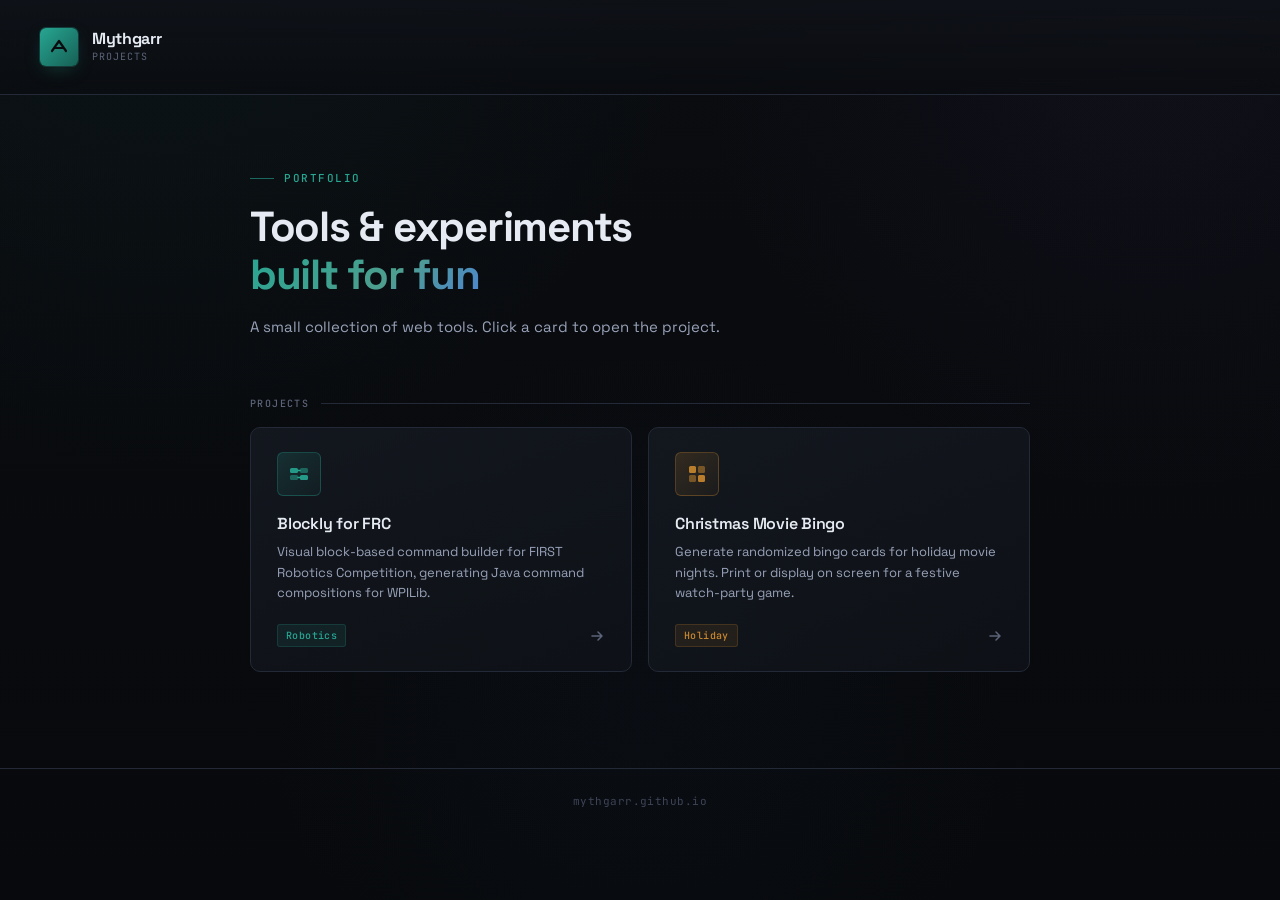
<file: index.html>
<!DOCTYPE html>
<html lang="en">
<head>
  <meta charset="UTF-8">
  <meta name="viewport" content="width=device-width, initial-scale=1.0">
  <title>Mythgarr</title>
  <link rel="preconnect" href="https://fonts.googleapis.com">
  <link rel="preconnect" href="https://fonts.gstatic.com" crossorigin>
  <link href="https://fonts.googleapis.com/css2?family=Space+Grotesk:wght@400;500;600;700&family=JetBrains+Mono:wght@400;500;600&display=swap" rel="stylesheet">
  <style>
    :root {
      --bg-0: #0a0c10;
      --bg-1: #0f1218;
      --bg-2: #151921;
      --bg-3: #1c2230;
      --bg-4: #242b3a;
      --line: #232936;
      --line-2: #2e3548;
      --line-3: #3a4358;
      --fg: #e6ebf3;
      --fg-dim: #98a2b8;
      --fg-mute: #5b6478;
      --fg-faint: #3d4456;
      --accent: #27a692;
      --accent-dim: #166055;
      --accent-glow: rgba(39,166,146,0.18);
      --warn: #c9882e;
      --info: #4d84d4;
      --purple: #8460cc;
      --r-sm: 4px;
      --r-md: 6px;
      --r-lg: 10px;
      --shadow-1: 0 1px 0 rgba(255,255,255,0.03), 0 1px 2px rgba(0,0,0,0.4);
      --shadow-2: 0 8px 24px -8px rgba(0,0,0,0.6);
      --font-display: 'Space Grotesk', system-ui, sans-serif;
      --font-mono: 'JetBrains Mono', ui-monospace, monospace;
    }

    *, *::before, *::after { box-sizing: border-box; }
    html, body { margin: 0; padding: 0; }

    body {
      font-family: var(--font-display);
      font-size: 14px;
      line-height: 1.5;
      color: var(--fg);
      background-color: var(--bg-0);
      background-image:
        radial-gradient(circle at 12% -10%, rgba(39,166,146,0.06) 0%, transparent 38%),
        radial-gradient(circle at 90% 5%,  rgba(132,96,204,0.05) 0%, transparent 32%),
        radial-gradient(circle at 50% 80%, rgba(77,132,212,0.03) 0%, transparent 40%),
        linear-gradient(180deg, var(--bg-0) 0%, #07090c 100%);
      background-attachment: fixed;
      min-height: 100vh;
      -webkit-font-smoothing: antialiased;
      -moz-osx-font-smoothing: grayscale;
    }

    ::selection { background: var(--accent-glow); color: var(--fg); }

    a { color: inherit; text-decoration: none; }

    /* ── header ──────────────────────────────────────────────── */
    header {
      display: flex;
      align-items: center;
      gap: 14px;
      padding: 28px 40px;
      border-bottom: 1px solid var(--line);
      background: linear-gradient(180deg, rgba(15,18,24,0.9) 0%, rgba(10,12,16,0.7) 100%);
      backdrop-filter: blur(12px);
      -webkit-backdrop-filter: blur(12px);
    }

    .brand-mark {
      width: 38px;
      height: 38px;
      background: linear-gradient(135deg, var(--accent) 0%, var(--accent-dim) 100%);
      border-radius: var(--r-md);
      display: flex;
      align-items: center;
      justify-content: center;
      box-shadow: var(--shadow-1), 0 0 0 1px rgba(39,166,146,0.3), 0 6px 20px -8px rgba(39,166,146,0.55);
      flex-shrink: 0;
    }

    .brand-mark svg { display: block; }

    .brand-text { display: flex; flex-direction: column; gap: 2px; }

    .brand-name {
      font-weight: 700;
      font-size: 16px;
      letter-spacing: -0.02em;
      line-height: 1;
    }

    .brand-sub {
      font-family: var(--font-mono);
      font-size: 10px;
      color: var(--fg-mute);
      letter-spacing: 0.1em;
      text-transform: uppercase;
    }

    /* ── main ────────────────────────────────────────────────── */
    main {
      max-width: 860px;
      margin: 0 auto;
      padding: 64px 40px 96px;
    }

    .hero {
      margin-bottom: 56px;
    }

    .hero-eyebrow {
      font-family: var(--font-mono);
      font-size: 11px;
      color: var(--accent);
      letter-spacing: 0.14em;
      text-transform: uppercase;
      font-weight: 500;
      margin-bottom: 16px;
      display: flex;
      align-items: center;
      gap: 10px;
    }

    .hero-eyebrow::before {
      content: '';
      display: inline-block;
      width: 24px;
      height: 1px;
      background: var(--accent);
      opacity: 0.6;
    }

    .hero-title {
      font-size: clamp(28px, 5vw, 42px);
      font-weight: 700;
      letter-spacing: -0.03em;
      line-height: 1.15;
      margin: 0 0 16px;
      color: var(--fg);
    }

    .hero-title span {
      background: linear-gradient(135deg, var(--accent) 0%, #4d9e8e 60%, var(--info) 100%);
      -webkit-background-clip: text;
      -webkit-text-fill-color: transparent;
      background-clip: text;
    }

    .hero-desc {
      font-size: 15px;
      color: var(--fg-dim);
      max-width: 52ch;
      line-height: 1.65;
      margin: 0;
    }

    /* ── section ─────────────────────────────────────────────── */
    .section-label {
      font-family: var(--font-mono);
      font-size: 10px;
      color: var(--fg-mute);
      letter-spacing: 0.14em;
      text-transform: uppercase;
      font-weight: 500;
      margin-bottom: 16px;
      display: flex;
      align-items: center;
      gap: 12px;
    }

    .section-label::after {
      content: '';
      flex: 1;
      height: 1px;
      background: var(--line);
    }

    /* ── project cards ───────────────────────────────────────── */
    .projects {
      display: grid;
      grid-template-columns: repeat(auto-fill, minmax(320px, 1fr));
      gap: 16px;
    }

    .card {
      background: linear-gradient(160deg, rgba(21,25,33,0.85) 0%, rgba(15,18,24,0.85) 100%);
      border: 1px solid var(--line);
      border-radius: var(--r-lg);
      padding: 24px 26px;
      display: flex;
      flex-direction: column;
      gap: 16px;
      transition: border-color 160ms ease, box-shadow 160ms ease, transform 160ms ease;
      position: relative;
      overflow: hidden;
    }

    .card::before {
      content: '';
      position: absolute;
      inset: 0;
      border-radius: inherit;
      opacity: 0;
      transition: opacity 200ms ease;
      pointer-events: none;
    }

    .card:hover {
      border-color: var(--line-3);
      box-shadow: var(--shadow-2);
      transform: translateY(-2px);
    }

    .card:hover::before { opacity: 1; }

    .card-frc::before {
      background: radial-gradient(circle at 10% 0%, rgba(39,166,146,0.06) 0%, transparent 60%);
    }

    .card-bingo::before {
      background: radial-gradient(circle at 10% 0%, rgba(201,136,46,0.06) 0%, transparent 60%);
    }

    .card-icon {
      width: 44px;
      height: 44px;
      border-radius: var(--r-md);
      display: flex;
      align-items: center;
      justify-content: center;
      flex-shrink: 0;
    }

    .card-icon-frc {
      background: linear-gradient(135deg, rgba(39,166,146,0.18), rgba(39,166,146,0.05));
      border: 1px solid rgba(39,166,146,0.3);
      color: var(--accent);
    }

    .card-icon-bingo {
      background: linear-gradient(135deg, rgba(201,136,46,0.18), rgba(201,136,46,0.05));
      border: 1px solid rgba(201,136,46,0.3);
      color: var(--warn);
    }

    .card-body { display: flex; flex-direction: column; gap: 6px; }

    .card-title {
      font-size: 16px;
      font-weight: 600;
      letter-spacing: -0.015em;
      color: var(--fg);
    }

    .card-desc {
      font-size: 13px;
      color: var(--fg-dim);
      line-height: 1.6;
    }

    .card-footer {
      margin-top: auto;
      padding-top: 4px;
      display: flex;
      align-items: center;
      justify-content: space-between;
    }

    .tag {
      font-family: var(--font-mono);
      font-size: 10px;
      padding: 3px 8px;
      border-radius: 3px;
      font-weight: 500;
      letter-spacing: 0.04em;
    }

    .tag-frc {
      background: rgba(39,166,146,0.1);
      color: var(--accent);
      border: 1px solid rgba(39,166,146,0.2);
    }

    .tag-bingo {
      background: rgba(201,136,46,0.1);
      color: var(--warn);
      border: 1px solid rgba(201,136,46,0.2);
    }

    .card-arrow {
      color: var(--fg-mute);
      transition: color 160ms, transform 160ms;
      display: flex;
      align-items: center;
    }

    .card:hover .card-arrow {
      color: var(--fg-dim);
      transform: translateX(3px);
    }

    /* ── footer ──────────────────────────────────────────────── */
    footer {
      border-top: 1px solid var(--line);
      padding: 24px 40px;
      display: flex;
      align-items: center;
      justify-content: center;
    }

    .footer-text {
      font-family: var(--font-mono);
      font-size: 11px;
      color: var(--fg-faint);
      letter-spacing: 0.04em;
    }

    /* ── responsive ──────────────────────────────────────────── */
    @media (max-width: 600px) {
      header { padding: 20px 24px; }
      main { padding: 44px 24px 72px; }
      footer { padding: 20px 24px; }
      .projects { grid-template-columns: 1fr; }
    }
  </style>
</head>
<body>

  <header>
    <div class="brand-mark">
      <svg width="20" height="20" viewBox="0 0 20 20" fill="none" xmlns="http://www.w3.org/2000/svg">
        <path d="M3 14L10 4L17 14" stroke="#0a0c10" stroke-width="2.2" stroke-linecap="round" stroke-linejoin="round"/>
        <path d="M6 11H14" stroke="#0a0c10" stroke-width="2.2" stroke-linecap="round"/>
      </svg>
    </div>
    <div class="brand-text">
      <span class="brand-name">Mythgarr</span>
      <span class="brand-sub">Projects</span>
    </div>
  </header>

  <main>
    <section class="hero">
      <p class="hero-eyebrow">Portfolio</p>
      <h1 class="hero-title">Tools &amp; experiments<br><span>built for fun</span></h1>
      <p class="hero-desc">A small collection of web tools. Click a card to open the project.</p>
    </section>

    <div class="section-label">Projects</div>

    <div class="projects">

      <a href="blockly-frc/index.html" class="card card-frc">
        <div class="card-icon card-icon-frc">
          <svg width="22" height="22" viewBox="0 0 22 22" fill="none" xmlns="http://www.w3.org/2000/svg">
            <rect x="2" y="5" width="8" height="5" rx="1.5" fill="currentColor" opacity="0.9"/>
            <rect x="12" y="5" width="8" height="5" rx="1.5" fill="currentColor" opacity="0.5"/>
            <rect x="2" y="12" width="8" height="5" rx="1.5" fill="currentColor" opacity="0.5"/>
            <rect x="12" y="12" width="8" height="5" rx="1.5" fill="currentColor" opacity="0.9"/>
            <path d="M10 7.5H12M10 14.5H12" stroke="currentColor" stroke-width="1.5" stroke-linecap="round"/>
          </svg>
        </div>
        <div class="card-body">
          <div class="card-title">Blockly for FRC</div>
          <div class="card-desc">Visual block-based command builder for FIRST Robotics Competition, generating Java command compositions for WPILib.</div>
        </div>
        <div class="card-footer">
          <span class="tag tag-frc">Robotics</span>
          <span class="card-arrow">
            <svg width="16" height="16" viewBox="0 0 16 16" fill="none"><path d="M3 8H13M9 4L13 8L9 12" stroke="currentColor" stroke-width="1.5" stroke-linecap="round" stroke-linejoin="round"/></svg>
          </span>
        </div>
      </a>

      <a href="christmas_bingo.html" class="card card-bingo">
        <div class="card-icon card-icon-bingo">
          <svg width="22" height="22" viewBox="0 0 22 22" fill="none" xmlns="http://www.w3.org/2000/svg">
            <rect x="3" y="3" width="7" height="7" rx="1.5" fill="currentColor" opacity="0.9"/>
            <rect x="12" y="3" width="7" height="7" rx="1.5" fill="currentColor" opacity="0.5"/>
            <rect x="3" y="12" width="7" height="7" rx="1.5" fill="currentColor" opacity="0.5"/>
            <rect x="12" y="12" width="7" height="7" rx="1.5" fill="currentColor" opacity="0.9"/>
            <path d="M13.5 15.5L15.5 17.5L18.5 13.5" stroke="currentColor" stroke-width="1.4" stroke-linecap="round" stroke-linejoin="round" opacity="0.0"/>
          </svg>
        </div>
        <div class="card-body">
          <div class="card-title">Christmas Movie Bingo</div>
          <div class="card-desc">Generate randomized bingo cards for holiday movie nights. Print or display on screen for a festive watch-party game.</div>
        </div>
        <div class="card-footer">
          <span class="tag tag-bingo">Holiday</span>
          <span class="card-arrow">
            <svg width="16" height="16" viewBox="0 0 16 16" fill="none"><path d="M3 8H13M9 4L13 8L9 12" stroke="currentColor" stroke-width="1.5" stroke-linecap="round" stroke-linejoin="round"/></svg>
          </span>
        </div>
      </a>

    </div>
  </main>

  <footer>
    <span class="footer-text">mythgarr.github.io</span>
  </footer>

</body>
</html>
</file>
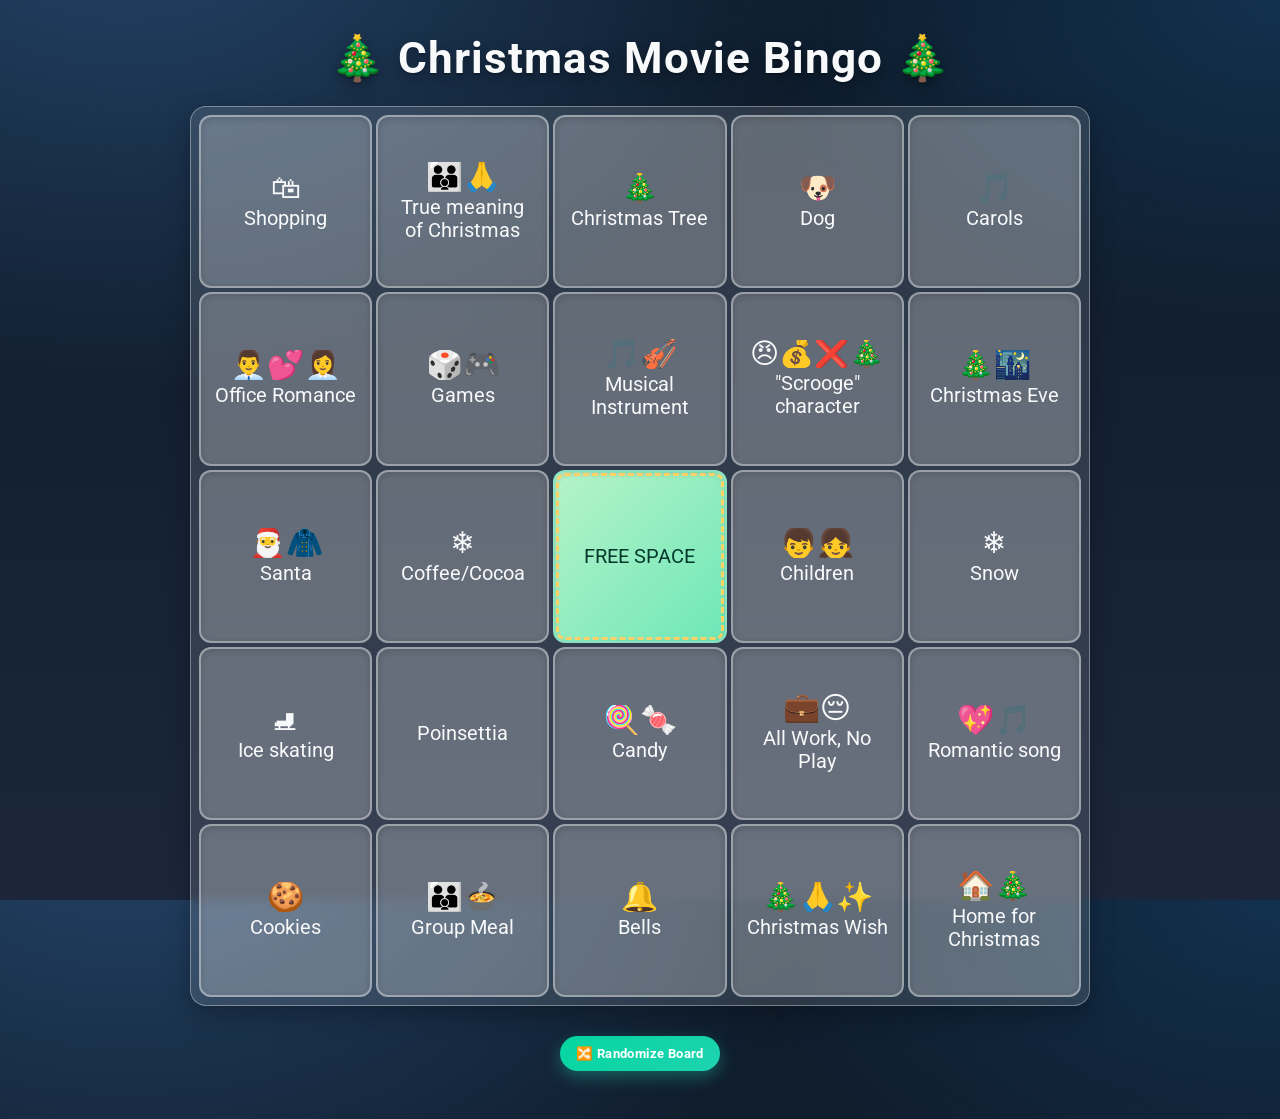
<file: christmas_bingo.html>
﻿<!DOCTYPE html>
<html lang="en">
<head>
    <meta charset="UTF-8">
    <meta name="viewport" content="width=device-width, initial-scale=1" />
    <title>Christmas Movie Bingo</title>
    <style>
        :root{
            --bg1: #0d1b2a;
            --bg2: #1b263b;
            --accent: #e63946;
            --accent-2: #2a9d8f;
            --card: rgba(255,255,255,0.12);
            --card-border: rgba(255,255,255,0.35);
            --tile: rgba(255,255,255,0.25);
            --tile-on: linear-gradient(135deg, #b6f3c9 0%, #6ee7b7 100%);
            --text: #f8f9fa;
            --shadow: 0 10px 25px rgba(0,0,0,0.25);
        }

        * { box-sizing: border-box; font-family: "Roboto", system-ui, -apple-system, Segoe UI, Arial, sans-serif; }
        html, body { height: 100%; }
        body{
            margin: 0;
            color: var(--text);
            background: radial-gradient(1200px 800px at 10% -10%, #244469 0%, transparent 60%),
                        radial-gradient(1000px 600px at 100% 0%, #12314e 0%, transparent 55%),
                        linear-gradient(180deg, var(--bg1), var(--bg2));
            overflow-x: hidden;
        }

        .page{
            min-height: 100%;
            padding: 24px 4px 48px;
            display: flex;
            flex-direction: column;
            align-items: center;
            gap: 18px;
        }

        h1.title{
            text-align: center;
            margin: 8px 0 4px;
            font-size: clamp(14px, 4.5vw, 44px);
            letter-spacing: 1px;
            text-shadow: 0 2px 0 rgba(0,0,0,0.2), 0 6px 16px rgba(0,0,0,0.35);
        }

        .bingo-container{
            width: min(100%, 900px);
            background: var(--card);
            backdrop-filter: blur(6px);
            border: 1px solid var(--card-border);
            border-radius: 16px;
            padding: 4px;
            box-shadow: var(--shadow);
        }

        table#bingo-board{
            width: 100%;
            border-collapse: separate;
            border-spacing: 4px;
            table-layout: fixed;
        }
        table#bingo-board colgroup col{ width: 20%; }
        table#bingo-board td{
            border-radius: 12px;
            border: 2px solid var(--card-border);
            background: var(--tile);
            color: var(--text);
            text-align: center;
            padding: clamp(2px, 1.1vw, 12px);
            font-size: clamp(12px, 2.3vw, 20px);
            line-height: 1.15;
            position: relative;
            box-shadow: inset 0 2px 6px rgba(0,0,0,0.15);
            user-select: none;
            cursor: pointer;
            transition: transform .06s ease, background .2s ease, border-color .2s ease, box-shadow .2s ease;
        }
        table#bingo-board td .content{
            /* Keep tiles square and center content vertically and horizontally */
            aspect-ratio: 1 / 1; /* keep tiles square on mobile */
            display: flex;
            flex-direction: column;
            align-items: center;
            justify-content: center;
            width: 100%;
            height: 100%;
            padding: 2px; /* small inner padding to avoid edge clipping when scaling */
            /* Allow long text to wrap within the square tile */
            text-align: center;
            overflow-wrap: anywhere; /* allow breaking long words/URLs if needed */
            word-break: break-word;   /* legacy fallback */
        }
        table#bingo-board td:hover{ transform: translateY(-1px); box-shadow: inset 0 4px 10px rgba(0,0,0,0.18); }
        table#bingo-board td.toggled{
            background: var(--tile-on);
            color: #053a2e;
            border-color: #8be0c1;
        }
        table#bingo-board td.free{ outline: 3px dashed #ffd166; outline-offset: -6px; }
        table#bingo-board td .emoji{
            display: block;
            font-size: clamp(18px, 3.5vw, 30px);
            line-height: 1;
            white-space: nowrap; /* prevent wrapping */
            margin-bottom: 4px;
            max-width: 100%;
            overflow: hidden; /* hide if a hair over, JS will downscale to fit */
        }

        .controls{
            display: flex;
            gap: 12px;
            justify-content: center;
            flex-wrap: wrap;
            margin-top: 12px;
        }
        .btn{
            appearance: none; border: none; cursor: pointer;
            padding: 10px 16px; border-radius: 999px;
            background: linear-gradient(135deg, #ff6b6b, #f94144);
            color: white; font-weight: 700; letter-spacing: .4px;
            box-shadow: 0 6px 16px rgba(249,65,68,.35);
            transition: transform .08s ease, box-shadow .12s ease, filter .12s ease;
        }
        .btn.secondary{ background: linear-gradient(135deg, #06d6a0, #1dd3b0); box-shadow: 0 6px 16px rgba(29,211,176,.35); }
        .btn:hover{ transform: translateY(-1px); filter: brightness(1.02); }
        .btn:active{ transform: translateY(1px); box-shadow: 0 3px 10px rgba(0,0,0,.25); }

        /* Bingo overlay + confetti */
        #bingo-overlay{
            position: fixed; inset: 0; display: none;
            align-items: center; justify-content: center; pointer-events: none;
            z-index: 50; color: #fff;
        }
        #bingo-overlay .text{
            font-size: clamp(42px, 10vw, 120px);
            font-weight: 900; letter-spacing: 2px;
            text-shadow: 0 2px 0 rgba(0,0,0,.3), 0 10px 30px rgba(0,0,0,.45);
            background: linear-gradient(135deg, #ffd166, #ef476f 60%, #06d6a0);
            -webkit-background-clip: text; background-clip: text; color: transparent;
            transform: scale(.9);
            animation: pop .5s ease forwards;
        }
        @keyframes pop{ to{ transform: scale(1); } }
        #confetti-container{ position: fixed; inset: 0; overflow: hidden; pointer-events: none; z-index: 49; }
        .confetti{
            position: absolute; top: -10%;
            font-size: clamp(16px, 3.5vw, 28px);
            animation: fall linear forwards;
            opacity: .95;
            filter: drop-shadow(0 2px 2px rgba(0,0,0,.25));
        }
        @keyframes fall {
            0% { transform: translate3d(var(--x,0), -10%, 0) rotate(0deg); }
            50% { transform: translate3d(calc(var(--x,0) + 20px), 50vh, 0) rotate(180deg); }
            100% { transform: translate3d(calc(var(--x,0) - 20px), 110vh, 0) rotate(360deg); }
        }

        @media print {
            .btn{ display: none !important; }
            body{ background: #fff; }
            .bingo-container{ box-shadow: none; background: none; border: none; }
        }
    </style>
    <link rel="preconnect" href="https://fonts.googleapis.com">
    <link rel="preconnect" href="https://fonts.gstatic.com" crossorigin>
    <link href="https://fonts.googleapis.com/css2?family=Roboto:ital,wght@0,100;0,300;0,400;0,500;0,700;0,900;1,100;1,300;1,400;1,500;1,700;1,900&display=swap" rel="stylesheet">
    <script src="scripts/jquery-3.7.1.min.js"></script>
    <script src="scripts/bingo.js"></script>
    <script>
        const ENABLE_EMOJI = true;
        const BOARD_SIZE = 5;
        // const strategy = new RandomStrategy(commonWords.concat(uncommonWords).concat(rareWords));
        const strategy = new RandomBucketStrategy(commonWords, uncommonWords, rareWords);
        const STORAGE_KEY = 'christmas_bingo_state_v1';
        const EXPIRY_HOURS = 12; // hours to keep saved state

        function hoursToMs(h){ return h * 60 * 60 * 1000; }

        function loadSavedState(){
            try{
                const raw = localStorage.getItem(STORAGE_KEY);
                if(!raw) return null;
                const obj = JSON.parse(raw);
                if(!obj || typeof obj !== 'object') return null;
                if(typeof obj.savedAt !== 'number') return null;
                const age = Date.now() - obj.savedAt;
                if(age > hoursToMs(EXPIRY_HOURS)){
                    // Expired, ignore and clear
                    localStorage.removeItem(STORAGE_KEY);
                    return null;
                }
                if(obj.size !== BOARD_SIZE) return null;
                if(!Array.isArray(obj.grid) || !Array.isArray(obj.checked)) return null;
                if(obj.grid.length !== BOARD_SIZE || obj.checked.length !== BOARD_SIZE) return null;
                for(let y=0;y<BOARD_SIZE;y++){
                    if(!Array.isArray(obj.grid[y]) || !Array.isArray(obj.checked[y])) return null;
                    if(obj.grid[y].length !== BOARD_SIZE || obj.checked[y].length !== BOARD_SIZE) return null;
                }
                return obj;
            }catch(e){
                // corrupted or unavailable
                return null;
            }
        }

        function extractCellData(td){
            const $td = $(td);
            const emojiNode = $td.find('.emoji').get(0);
            const emoji = emojiNode ? emojiNode.textContent : '';
            // Clone .content and remove emoji span to get only the phrase text
            const $content = $td.find('.content').clone();
            $content.find('.emoji').remove();
            const text = ($content.text() || '').trim();
            return { text, emoji };
        }

        function saveCurrentState(){
            try{
                const rows = $("table#bingo-board tr");
                // Build grid as [y][x]
                const grid = [];
                const checked = [];
                const mid = Math.floor(BOARD_SIZE/2);
                rows.each(function(y){
                    const tds = $(this).find('td');
                    grid[y] = [];
                    checked[y] = [];
                    tds.each(function(x){
                        grid[y][x] = extractCellData(this);
                        const isCenter = (x===mid && y===mid);
                        checked[y][x] = $(this).hasClass('toggled') || isCenter;
                    });
                });
                const state = { savedAt: Date.now(), size: BOARD_SIZE, grid, checked };
                localStorage.setItem(STORAGE_KEY, JSON.stringify(state));
            }catch(e){
                // fail silently; storage may be unavailable
            }
        }

        function renderFromState(state){
            const bingoTable = $("table#bingo-board tbody");
            bingoTable.empty();
            for(let y=0;y<BOARD_SIZE;y++){
                let row = $("<tr></tr>");
                for(let x=0;x<BOARD_SIZE;x++){
                    const cellData = state.grid[y][x] || {text: '', emoji: ''};
                    let cell = $("<td></td>");
                    let cell_content = $("<div class='content'></div>");
                    if(ENABLE_EMOJI && cellData.emoji && cellData.emoji.length>0){
                        const emoji = $("<span class='emoji'></span>").text(cellData.emoji);
                        cell_content.append(emoji);
                    }
                    cell_content.append(document.createTextNode(cellData.text || ''));
                    cell.append(cell_content);
                    row.append(cell);
                }
                bingoTable.append(row);
            }

            const mid = Math.floor(BOARD_SIZE / 2);
            const cells = $('table#bingo-board td');
            // Apply classes and click behavior
            cells.each(function(index){
                const x = index % BOARD_SIZE;
                const y = Math.floor(index / BOARD_SIZE);
                const isCenter = (x===mid && y===mid);
                const shouldToggle = !!state.checked[y][x] || isCenter;
                $(this).toggleClass('toggled', shouldToggle).toggleClass('normal', !shouldToggle);
            }).on('click', function(){
                if($(this).hasClass('free')) return;
                $(this).toggleClass('normal toggled');
                saveCurrentState();
                if (checkBingo()) triggerBingoEffect();
            });

            // Mark center free
            const freeCell = $("table#bingo-board tr").eq(mid).find('td').eq(mid);
            freeCell.addClass('free').removeClass('normal').addClass('toggled');

            fitEmojis();
        }

        function populateBoard(forceNew = false) {
            // Try to restore from storage first (unless forced new)
            if (forceNew) {
                try { localStorage.removeItem(STORAGE_KEY); } catch(e){}
            }
            const saved = forceNew ? null : loadSavedState();
            if(saved){
                renderFromState(saved);
                return;
            }

            // Otherwise, generate a new board
            const bingoTable = $("table#bingo-board tbody");
            bingoTable.empty();
            const tiles = strategy.generate(BOARD_SIZE);
            for (let y = 0; y < BOARD_SIZE; y++) {
                let row = $("<tr></tr>");
                for (let x = 0; x < BOARD_SIZE; x++) {
                    const phrase = tiles[x][y];
                    let cell = $("<td></td>");
                    let cell_content = $("<div class='content'></div>");
                    if(ENABLE_EMOJI && phrase.emoji.length > 0) {
                        const emoji = $("<span class='emoji'></span>").text(phrase.emoji);
                        cell_content.append(emoji);
                    }
                    cell_content.append(document.createTextNode(phrase.text));
                    cell.append(cell_content);
                    row.append(cell);
                }
                bingoTable.append(row);
            }

            const cells = $('table#bingo-board td');
            cells.addClass('normal')
                .on('click', function() {
                    if ($(this).hasClass('free')) return; // free space is always on
                    $(this).toggleClass('normal toggled');
                    saveCurrentState();
                    if (checkBingo()) triggerBingoEffect();
                });

            // Mark the center as a FREE space and toggled by default
            const mid = Math.floor(BOARD_SIZE / 2);
            const freeCell = $("table#bingo-board tr").eq(mid).find('td').eq(mid);
            freeCell.removeClass('normal').addClass('toggled free');

            // After the board is rendered and classes applied, fit emojis to a single line
            fitEmojis();

            // Save initial state for persistence
            saveCurrentState();
        }

        // Resize emojis to ensure they fit on one line within their cell content
        function fitEmojis(){
            // Only target the emoji spans so text can wrap normally
            const nodes = document.querySelectorAll('table#bingo-board td .emoji');
            nodes.forEach(node => {
                // Reset to computed base size from CSS to avoid cumulative shrinking
                node.style.fontSize = '';
                // Parent .content container defines the available width
                const wrapper = node.parentElement; // .content
                if (!wrapper) return;
                const maxWidth = Math.max(0, wrapper.clientWidth - 8); // account for inner padding
                if (maxWidth <= 0) return; // Safety bail-out

                // Current computed size
                const cs = window.getComputedStyle(node);
                let size = parseFloat(cs.fontSize) || 24;
                const minSize = 12; // don't go below this for legibility

                // Downscale until it fits (bounded loop)
                let guard = 0;
                // Ensure the emoji stays on one line while measuring; CSS already has nowrap
                node.style.whiteSpace = 'nowrap';
                while (node.scrollWidth > maxWidth && size > minSize && guard < 40){
                    size -= 1;
                    node.style.fontSize = size + 'px';
                    guard++;
                }
            });
        }

        // Debounced resize handling to re-fit emojis on viewport changes
        (function(){
            let resizeTO;
            window.addEventListener('resize', function(){
                clearTimeout(resizeTO);
                resizeTO = setTimeout(fitEmojis, 100);
            });
        })();

        function checkBingo(){
            const size = BOARD_SIZE;
            const mid = Math.floor(size/2);
            const rows = $("table#bingo-board tr");
            if (rows.length !== size) return false;
            const grid = [];
            rows.each(function(y){
                const tds = $(this).find('td');
                grid[y] = [];
                tds.each(function(x){
                    const isCenter = (x===mid && y===mid);
                    grid[y][x] = $(this).hasClass('toggled') || isCenter;
                });
            });
            // rows
            for (let y=0;y<size;y++) if (grid[y].every(Boolean)) return true;
            // cols
            for (let x=0;x<size;x++){
                let ok = true;
                for (let y=0;y<size;y++){ if (!grid[y][x]) { ok = false; break; } }
                if (ok) return true;
            }
            // diags
            let d1 = true, d2 = true;
            for (let i=0;i<size;i++){ d1 = d1 && grid[i][i]; d2 = d2 && grid[i][size-1-i]; }
            return d1 || d2;
        }

        let bingoActive = false;
        function triggerBingoEffect(){
            if (bingoActive) return;
            bingoActive = true;
            const overlay = document.getElementById('bingo-overlay');
            const confettiBox = document.getElementById('confetti-container');
            overlay.style.display = 'flex';
            generateConfetti(confettiBox, 90);
            setTimeout(() => {
                overlay.style.display = 'none';
                confettiBox.innerHTML = '';
                bingoActive = false;
            }, 7500);
        }

        function generateConfetti(container, count){
            const items = ['❄️','🎅','🎄'];
            const vw = Math.max(document.documentElement.clientWidth || 0, window.innerWidth || 0);
            for (let i=0;i<count;i++){
                const el = document.createElement('span');
                el.className = 'confetti';
                el.textContent = items[Math.floor(Math.random()*items.length)];
                const left = Math.random() * vw;
                el.style.left = left + 'px';
                el.style.setProperty('--x', Math.round((Math.random()*2-1)*40) + 'px');
                const dur = 5 + Math.random()*2; // 5-7s
                const delay = Math.random()*0.8;
                el.style.animationDuration = dur + 's';
                el.style.animationDelay = delay + 's';
                container.appendChild(el);
            }
        }
        
        $(document).ready(populateBoard);
    </script>
</head>
<body>
<div class="page">
  <h1 class="title">🎄 Christmas Movie Bingo 🎄</h1>
  <div class="bingo-container">
    <table id="bingo-board">
        <colgroup>
            <col span="1">
            <col span="1">
            <col span="1">
            <col span="1">
            <col span="1">
        </colgroup>

        <tbody>
        <tr>
            <td>1</td>
            <td>1</td>
            <td>1</td>
            <td>1</td>
            <td>1</td>
        </tr>
        </tbody>
    </table>
  </div>
  <div class="controls">
      <button class="btn secondary" onclick="populateBoard(true)">🔀 Randomize Board</button>
  </div>
</div>

<div id="confetti-container"></div>
<div id="bingo-overlay"><div class="text">BINGO!</div></div>
</body>
</html>
</file>
